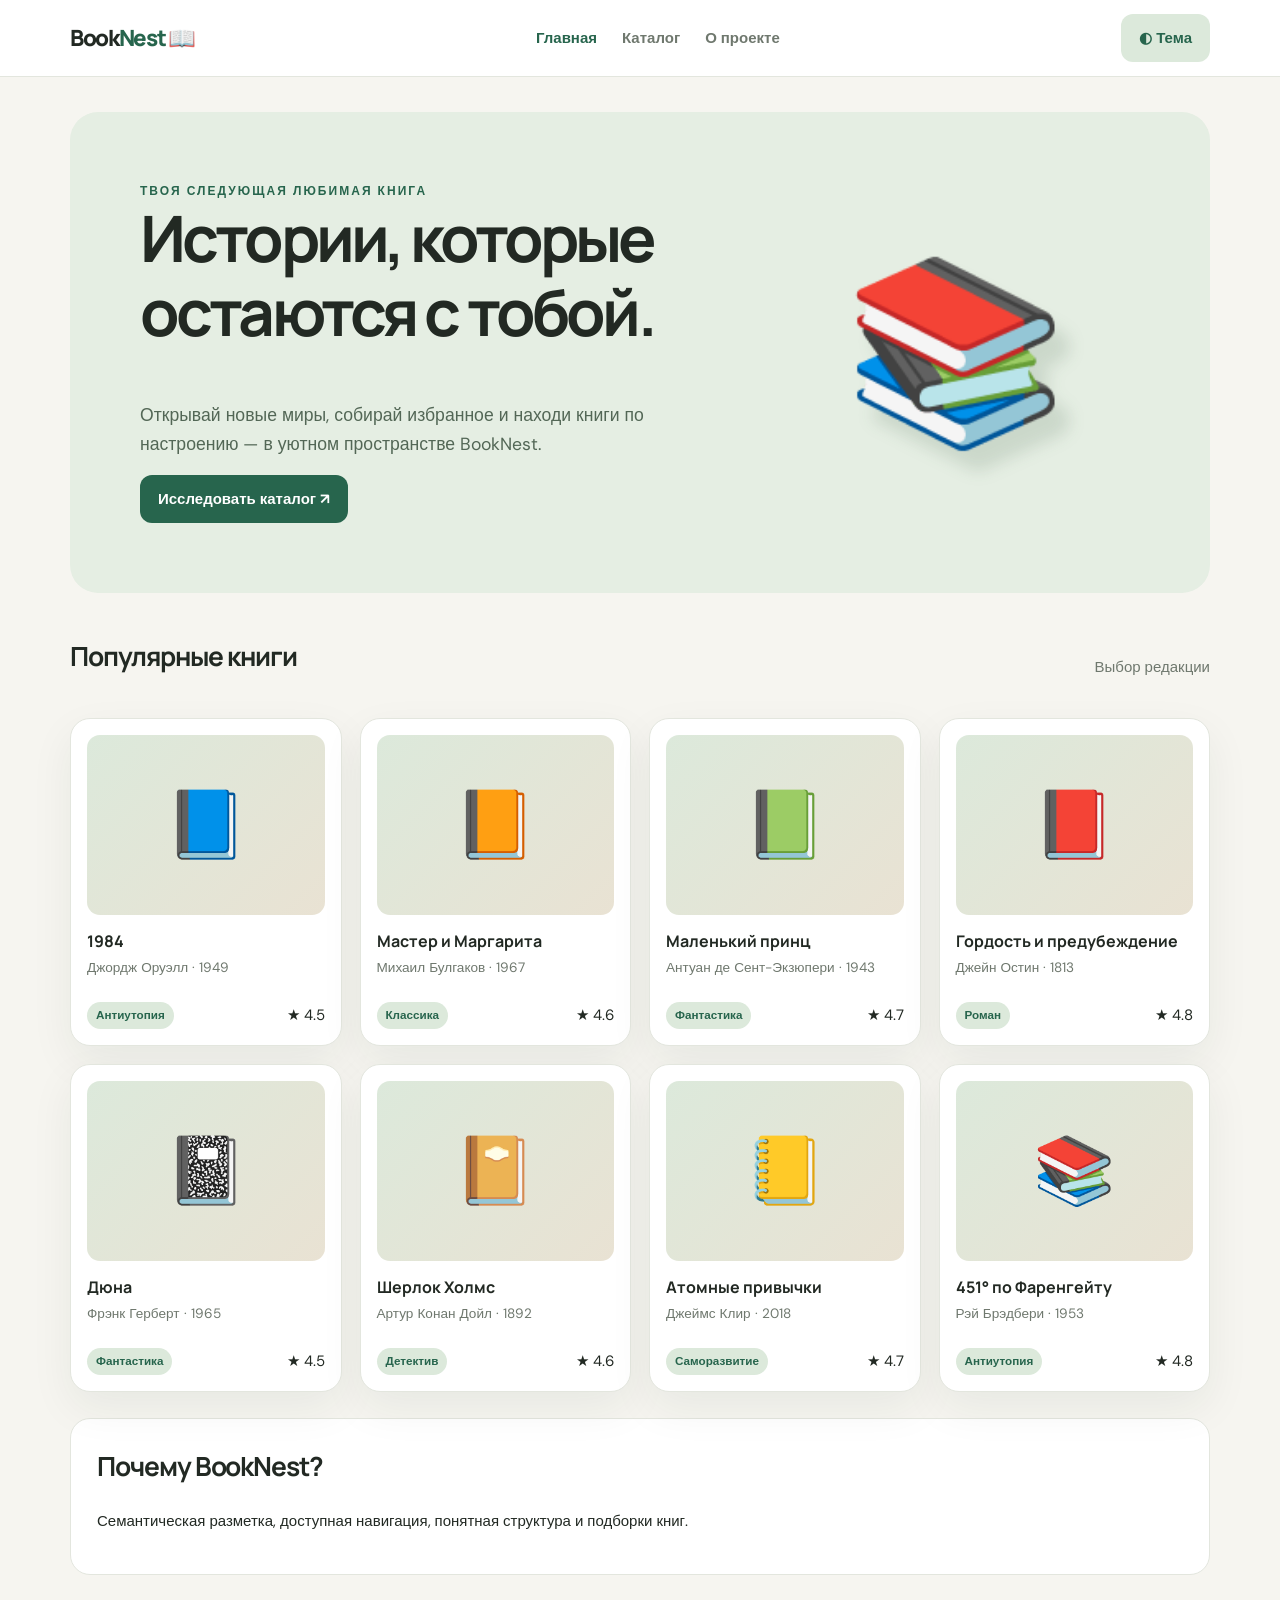
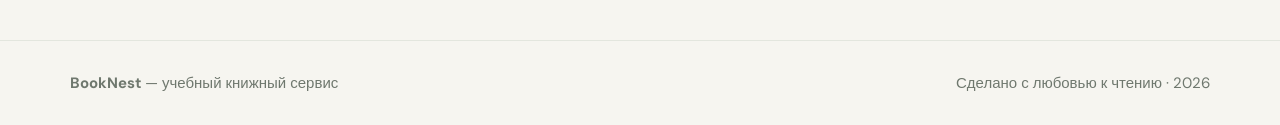
<file: index.html>
<!doctype html><html lang="ru"><head><meta charset="utf-8"><meta name="viewport" content="width=device-width, initial-scale=1"><meta name="description" content="BookNest — книжный каталог и рекомендации"><title>Главная — BookNest</title><link rel="stylesheet" href="style.css"><script src="script.js" defer></script></head><body><a class="skip" href="#main">Перейти к содержимому</a><header class="topbar"><nav class="container nav" aria-label="Главная навигация"><a class="brand" href="index.html">Book<span>Nest</span> 📖</a><div class="navlinks"><a href="index.html" aria-current="page">Главная</a><a href="#catalog">Каталог</a><a href="#about">О проекте</a></div><button class="ghost" id="themeToggle" type="button" aria-label="Переключить тему">◐ Тема</button></nav></header><main id="main" class="container"><section class="hero"><div><div class="eyebrow">Твоя следующая любимая книга</div><h1>Истории, которые остаются с тобой.</h1><p>Открывай новые миры, собирай избранное и находи книги по настроению — в уютном пространстве BookNest.</p><a class="btn" href="#catalog">Исследовать каталог ↗</a></div><div class="hero-art" aria-hidden="true">📚</div></section><section id="catalog"><div class="section-head"><h2>Популярные книги</h2><span class="muted">Выбор редакции</span></div><div class="grid"><article class="book"><div class="cover" aria-hidden="true">📘</div><h3>1984</h3><p>Джордж Оруэлл · 1949</p><div class="meta"><span class="pill">Антиутопия</span><span>★ 4.5</span></div></article><article class="book"><div class="cover" aria-hidden="true">📙</div><h3>Мастер и Маргарита</h3><p>Михаил Булгаков · 1967</p><div class="meta"><span class="pill">Классика</span><span>★ 4.6</span></div></article><article class="book"><div class="cover" aria-hidden="true">📗</div><h3>Маленький принц</h3><p>Антуан де Сент-Экзюпери · 1943</p><div class="meta"><span class="pill">Фантастика</span><span>★ 4.7</span></div></article><article class="book"><div class="cover" aria-hidden="true">📕</div><h3>Гордость и предубеждение</h3><p>Джейн Остин · 1813</p><div class="meta"><span class="pill">Роман</span><span>★ 4.8</span></div></article><article class="book"><div class="cover" aria-hidden="true">📓</div><h3>Дюна</h3><p>Фрэнк Герберт · 1965</p><div class="meta"><span class="pill">Фантастика</span><span>★ 4.5</span></div></article><article class="book"><div class="cover" aria-hidden="true">📔</div><h3>Шерлок Холмс</h3><p>Артур Конан Дойл · 1892</p><div class="meta"><span class="pill">Детектив</span><span>★ 4.6</span></div></article><article class="book"><div class="cover" aria-hidden="true">📒</div><h3>Атомные привычки</h3><p>Джеймс Клир · 2018</p><div class="meta"><span class="pill">Саморазвитие</span><span>★ 4.7</span></div></article><article class="book"><div class="cover" aria-hidden="true">📚</div><h3>451° по Фаренгейту</h3><p>Рэй Брэдбери · 1953</p><div class="meta"><span class="pill">Антиутопия</span><span>★ 4.8</span></div></article></div></section><section class="panel"><h2>Почему BookNest?</h2><p>Семантическая разметка, доступная навигация, понятная структура и подборки книг.</p></section></main><footer id="about"><div class="container footer-row"><span><strong>BookNest</strong> — учебный книжный сервис</span><span>Сделано с любовью к чтению · 2026</span></div></footer></body></html>
</file>
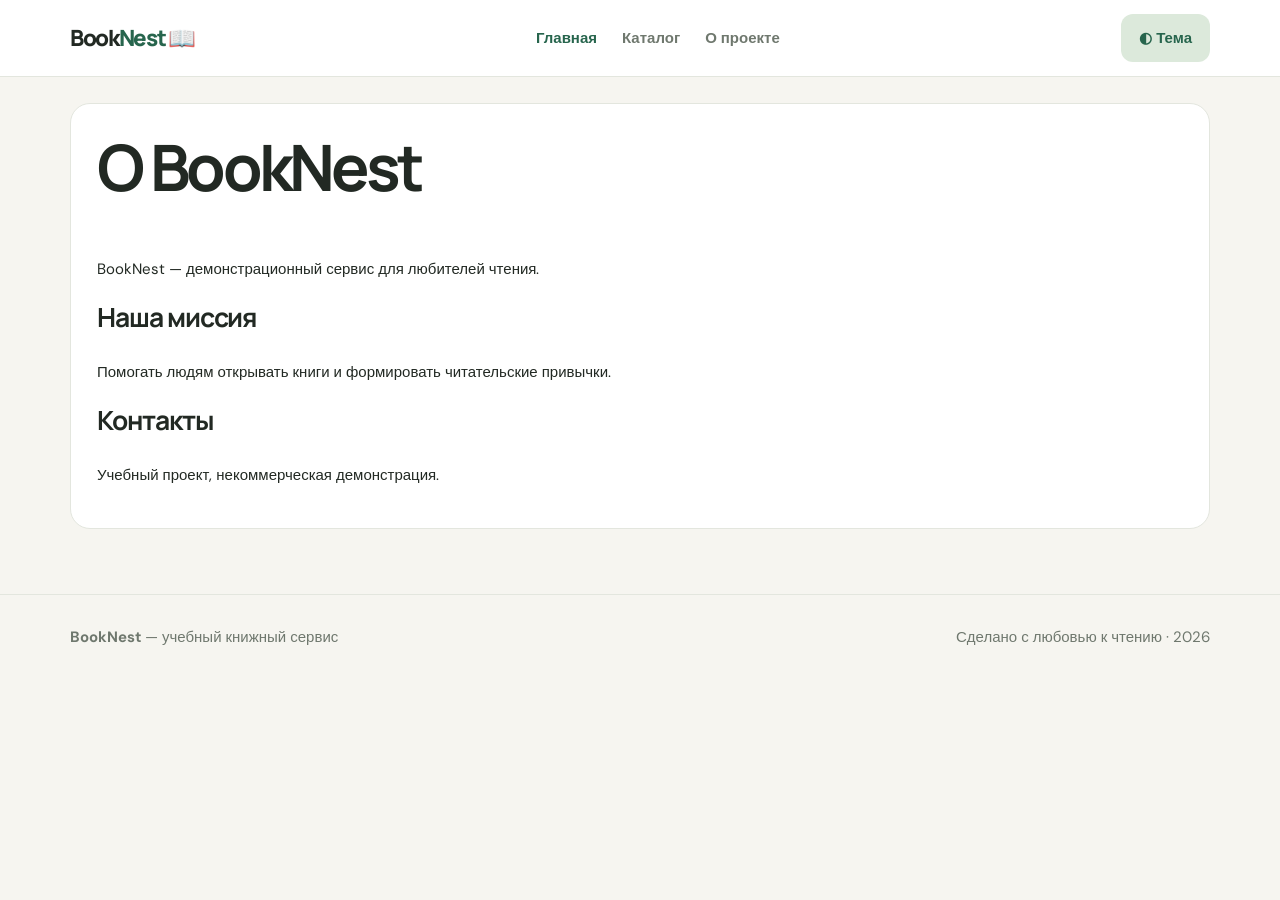
<file: about.html>
<!doctype html><html lang="ru"><head><meta charset="utf-8"><meta name="viewport" content="width=device-width, initial-scale=1"><meta name="description" content="BookNest — книжный каталог и рекомендации"><title>О проекте — BookNest</title><link rel="stylesheet" href="style.css"><script src="script.js" defer></script></head><body><a class="skip" href="#main">Перейти к содержимому</a><header class="topbar"><nav class="container nav" aria-label="Главная навигация"><a class="brand" href="index.html">Book<span>Nest</span> 📖</a><div class="navlinks"><a href="index.html" aria-current="page">Главная</a><a href="#catalog">Каталог</a><a href="#about">О проекте</a></div><button class="ghost" id="themeToggle" type="button" aria-label="Переключить тему">◐ Тема</button></nav></header><main id="main" class="container"><article class="panel"><header><h1>О BookNest</h1></header><p>BookNest — демонстрационный сервис для любителей чтения.</p><section><h2>Наша миссия</h2><p>Помогать людям открывать книги и формировать читательские привычки.</p></section><aside><h2>Контакты</h2><p>Учебный проект, некоммерческая демонстрация.</p></aside></article></main><footer id="about"><div class="container footer-row"><span><strong>BookNest</strong> — учебный книжный сервис</span><span>Сделано с любовью к чтению · 2026</span></div></footer></body></html>
</file>
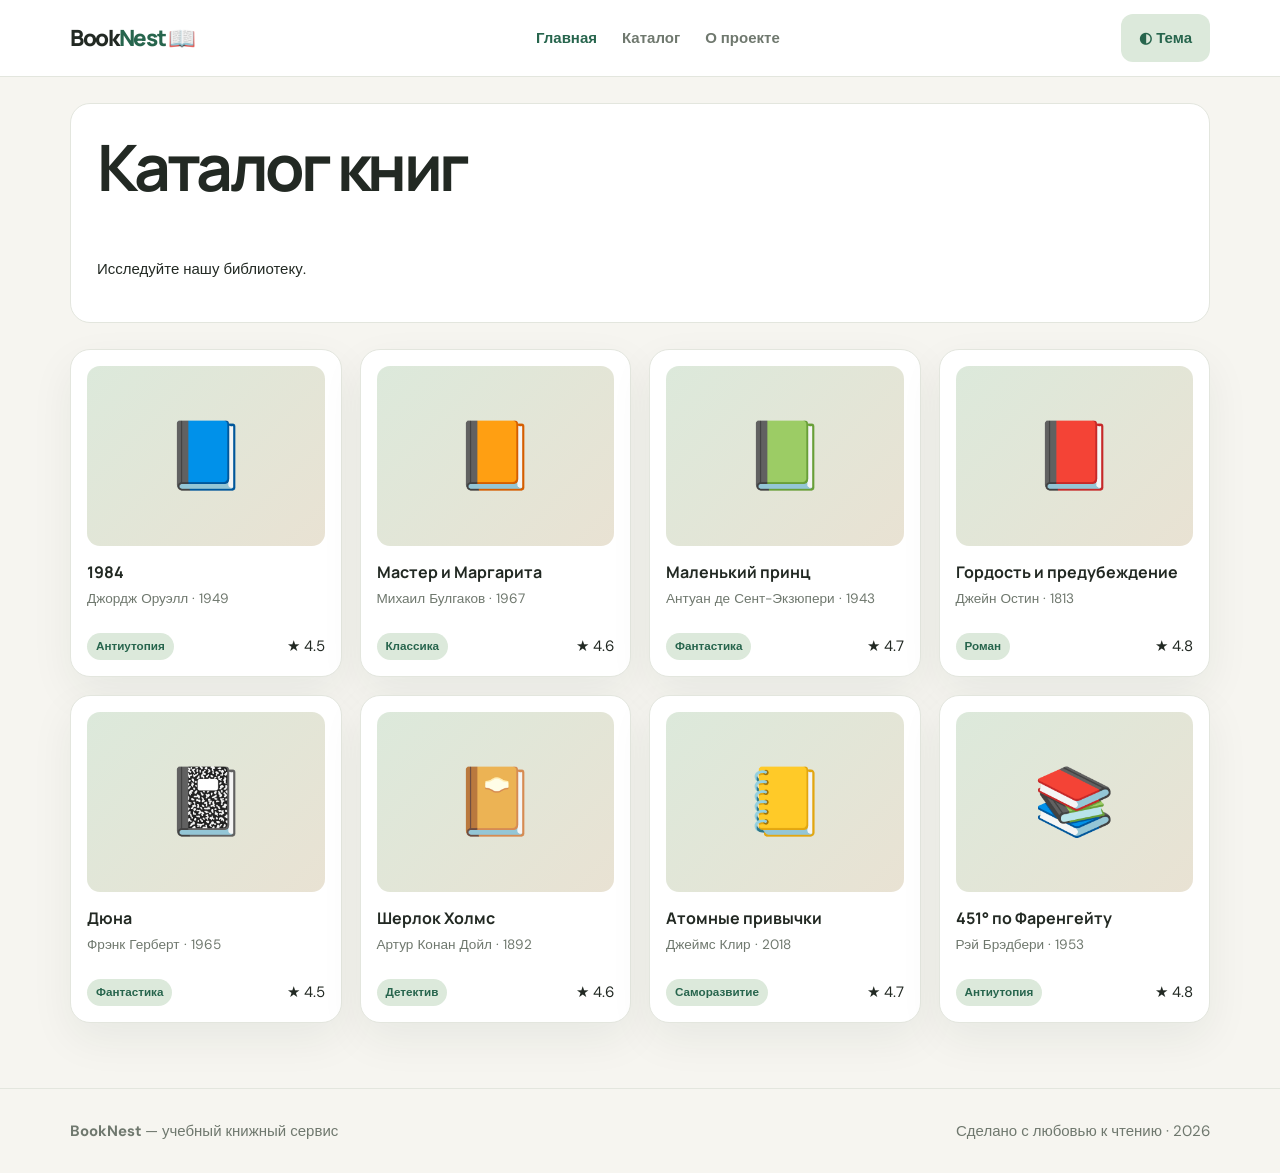
<file: catalog.html>
<!doctype html><html lang="ru"><head><meta charset="utf-8"><meta name="viewport" content="width=device-width, initial-scale=1"><meta name="description" content="BookNest — книжный каталог и рекомендации"><title>Каталог — BookNest</title><link rel="stylesheet" href="style.css"><script src="script.js" defer></script></head><body><a class="skip" href="#main">Перейти к содержимому</a><header class="topbar"><nav class="container nav" aria-label="Главная навигация"><a class="brand" href="index.html">Book<span>Nest</span> 📖</a><div class="navlinks"><a href="index.html" aria-current="page">Главная</a><a href="#catalog">Каталог</a><a href="#about">О проекте</a></div><button class="ghost" id="themeToggle" type="button" aria-label="Переключить тему">◐ Тема</button></nav></header><main id="main" class="container"><section class="panel"><h1>Каталог книг</h1><p>Исследуйте нашу библиотеку.</p></section><section id="catalog" class="grid"><article class="book"><div class="cover" aria-hidden="true">📘</div><h3>1984</h3><p>Джордж Оруэлл · 1949</p><div class="meta"><span class="pill">Антиутопия</span><span>★ 4.5</span></div></article><article class="book"><div class="cover" aria-hidden="true">📙</div><h3>Мастер и Маргарита</h3><p>Михаил Булгаков · 1967</p><div class="meta"><span class="pill">Классика</span><span>★ 4.6</span></div></article><article class="book"><div class="cover" aria-hidden="true">📗</div><h3>Маленький принц</h3><p>Антуан де Сент-Экзюпери · 1943</p><div class="meta"><span class="pill">Фантастика</span><span>★ 4.7</span></div></article><article class="book"><div class="cover" aria-hidden="true">📕</div><h3>Гордость и предубеждение</h3><p>Джейн Остин · 1813</p><div class="meta"><span class="pill">Роман</span><span>★ 4.8</span></div></article><article class="book"><div class="cover" aria-hidden="true">📓</div><h3>Дюна</h3><p>Фрэнк Герберт · 1965</p><div class="meta"><span class="pill">Фантастика</span><span>★ 4.5</span></div></article><article class="book"><div class="cover" aria-hidden="true">📔</div><h3>Шерлок Холмс</h3><p>Артур Конан Дойл · 1892</p><div class="meta"><span class="pill">Детектив</span><span>★ 4.6</span></div></article><article class="book"><div class="cover" aria-hidden="true">📒</div><h3>Атомные привычки</h3><p>Джеймс Клир · 2018</p><div class="meta"><span class="pill">Саморазвитие</span><span>★ 4.7</span></div></article><article class="book"><div class="cover" aria-hidden="true">📚</div><h3>451° по Фаренгейту</h3><p>Рэй Брэдбери · 1953</p><div class="meta"><span class="pill">Антиутопия</span><span>★ 4.8</span></div></article></section></main><footer id="about"><div class="container footer-row"><span><strong>BookNest</strong> — учебный книжный сервис</span><span>Сделано с любовью к чтению · 2026</span></div></footer></body></html>
</file>
<file: style.css>
@import url('https://fonts.googleapis.com/css2?family=DM+Sans:wght@400;500;600;700&family=Manrope:wght@400;500;600;700;800&display=swap');
:root{--bg:#f6f5f0;--surface:#fff;--ink:#222923;--muted:#6f786e;--accent:#27654d;--accent2:#dce9db;--line:#e3e6de;--shadow:0 16px 44px #172a1810;--radius:20px;color-scheme:light}*{box-sizing:border-box}html{scroll-behavior:smooth}body{margin:0;background:var(--bg);color:var(--ink);font:15px/1.6 'DM Sans',sans-serif}h1,h2,h3,p{margin-top:0}h1,h2,h3,.brand{font-family:Manrope,sans-serif}h1{font-size:clamp(2.1rem,5vw,4.2rem);line-height:1.15;letter-spacing:-.06em}h2{font-size:1.65rem;letter-spacing:-.04em}.container{width:min(1140px,calc(100% - 40px));margin:auto}.skip{position:absolute;left:-9999px}.skip:focus{left:15px;top:10px;background:white;z-index:99;padding:10px}.topbar{background:var(--surface);border-bottom:1px solid var(--line);position:sticky;top:0;z-index:10}.nav{min-height:76px;display:flex;align-items:center;gap:30px;justify-content:space-between}.brand{font-size:1.4rem;font-weight:800;text-decoration:none;color:var(--ink);letter-spacing:-.06em}.brand span{color:var(--accent)}.navlinks{display:flex;gap:25px;flex-wrap:wrap}.navlinks a{color:var(--muted);text-decoration:none;font-weight:600}.navlinks a:hover,.navlinks a[aria-current=page]{color:var(--accent)}button,input,select,textarea{font:inherit}button,.btn{cursor:pointer;border:0;border-radius:12px;background:var(--accent);color:white;padding:12px 18px;font-weight:700;text-decoration:none;display:inline-flex;align-items:center;justify-content:center;gap:7px}button:hover,.btn:hover{filter:brightness(1.08)}button:focus-visible,a:focus-visible,input:focus-visible,select:focus-visible,textarea:focus-visible{outline:3px solid #e5a642;outline-offset:3px}.ghost{background:var(--accent2);color:var(--accent)}.hero{margin:35px auto 42px;background:#e5eee3;border-radius:28px;padding:clamp(30px,6vw,70px);display:grid;grid-template-columns:1.25fr .75fr;gap:20px;align-items:center;overflow:hidden}.hero p{max-width:560px;color:#536756;font-size:1.1rem}.eyebrow{text-transform:uppercase;font-size:.75rem;letter-spacing:.17em;font-weight:800;color:var(--accent)}.hero-art{font-size:clamp(90px,14vw,180px);text-align:center;filter:drop-shadow(15px 20px 8px #254d2a22)}.section-head{display:flex;justify-content:space-between;align-items:center;gap:16px;margin-bottom:18px}.muted{color:var(--muted)}.tools{display:grid;grid-template-columns:2fr 1fr 1fr;gap:12px;margin:24px 0}.field{display:grid;gap:6px}.field label{font-weight:700;font-size:.88rem}.field input,.field select,.field textarea{width:100%;min-height:46px;background:var(--surface);color:var(--ink);border:1px solid var(--line);border-radius:12px;padding:10px 13px}.grid{display:grid;grid-template-columns:repeat(4,minmax(0,1fr));gap:18px}.book{background:var(--surface);border:1px solid var(--line);border-radius:var(--radius);padding:16px;box-shadow:var(--shadow);display:flex;flex-direction:column}.cover{height:180px;border-radius:13px;display:grid;place-items:center;font-size:66px;background:linear-gradient(135deg,#dce9db,#e9e2d3);margin-bottom:16px}.book h3{font-size:1rem;line-height:1.35;margin-bottom:5px}.book p{color:var(--muted);font-size:.85rem;margin-bottom:9px}.book .meta{margin-top:auto;display:flex;align-items:center;justify-content:space-between;gap:6px;padding-top:14px}.pill{display:inline-block;padding:4px 9px;border-radius:100px;background:var(--accent2);color:var(--accent);font-size:.73rem;font-weight:800}.book button{padding:7px 10px;font-size:.8rem}.stats{display:grid;grid-template-columns:repeat(3,1fr);gap:14px;margin:38px 0}.stat{background:var(--surface);border:1px solid var(--line);border-radius:16px;padding:23px}.stat strong{font:800 2rem Manrope;display:block;color:var(--accent)}.panel{background:var(--surface);border:1px solid var(--line);border-radius:20px;padding:26px;margin:26px 0}.status{padding:16px;border:1px dashed var(--line);border-radius:14px;margin:15px 0}.error{color:#ad3e38}.success{color:var(--accent)}footer{margin-top:65px;border-top:1px solid var(--line);padding:30px 0;color:var(--muted)}.footer-row{display:flex;justify-content:space-between;gap:20px;flex-wrap:wrap}.form-grid{display:grid;gap:16px;max-width:540px}.form-grid small{color:#b13f39}.hidden{display:none!important}[data-theme=dark]{--bg:#141b18;--surface:#202a24;--ink:#edf3ed;--muted:#a8b6aa;--accent:#8bc9a5;--accent2:#304538;--line:#3c4a40;--shadow:none;color-scheme:dark}[data-theme=dark] .hero{background:#2a3d31}[data-theme=dark] .hero p{color:#c1d0c3}[data-theme=dark] .cover{background:linear-gradient(135deg,#314d3b,#4d4235)}@media(max-width:900px){.grid{grid-template-columns:repeat(2,minmax(0,1fr))}.hero{grid-template-columns:1fr 0.5fr}.navlinks{gap:12px}}@media(max-width:600px){.container{width:min(100% - 28px,1140px)}.nav{flex-wrap:wrap;gap:10px;padding:12px 0}.navlinks{width:100%;order:3;justify-content:space-between;font-size:.85rem}.hero{grid-template-columns:1fr;padding:28px}.hero-art{font-size:90px}.tools{grid-template-columns:1fr}.grid{grid-template-columns:1fr}.stats{grid-template-columns:1fr}.section-head{align-items:flex-start;flex-direction:column}}
</file>
